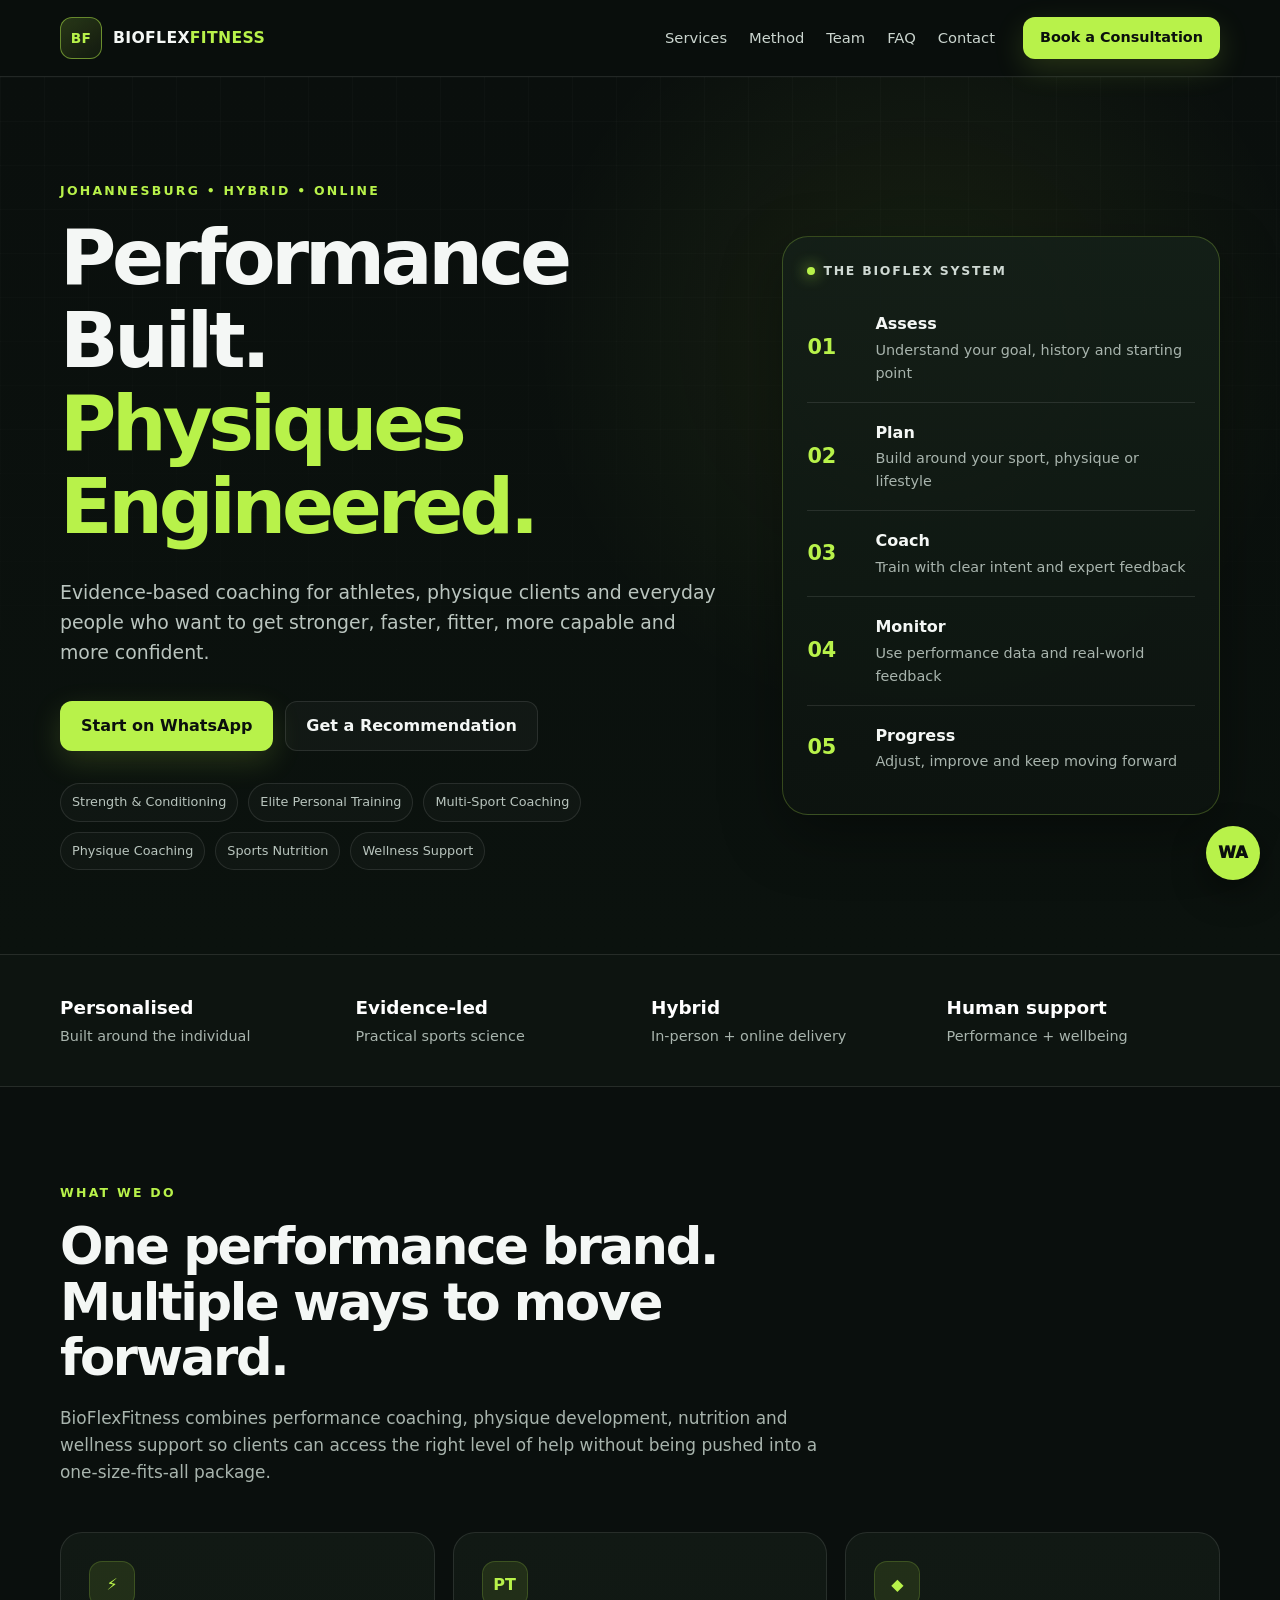
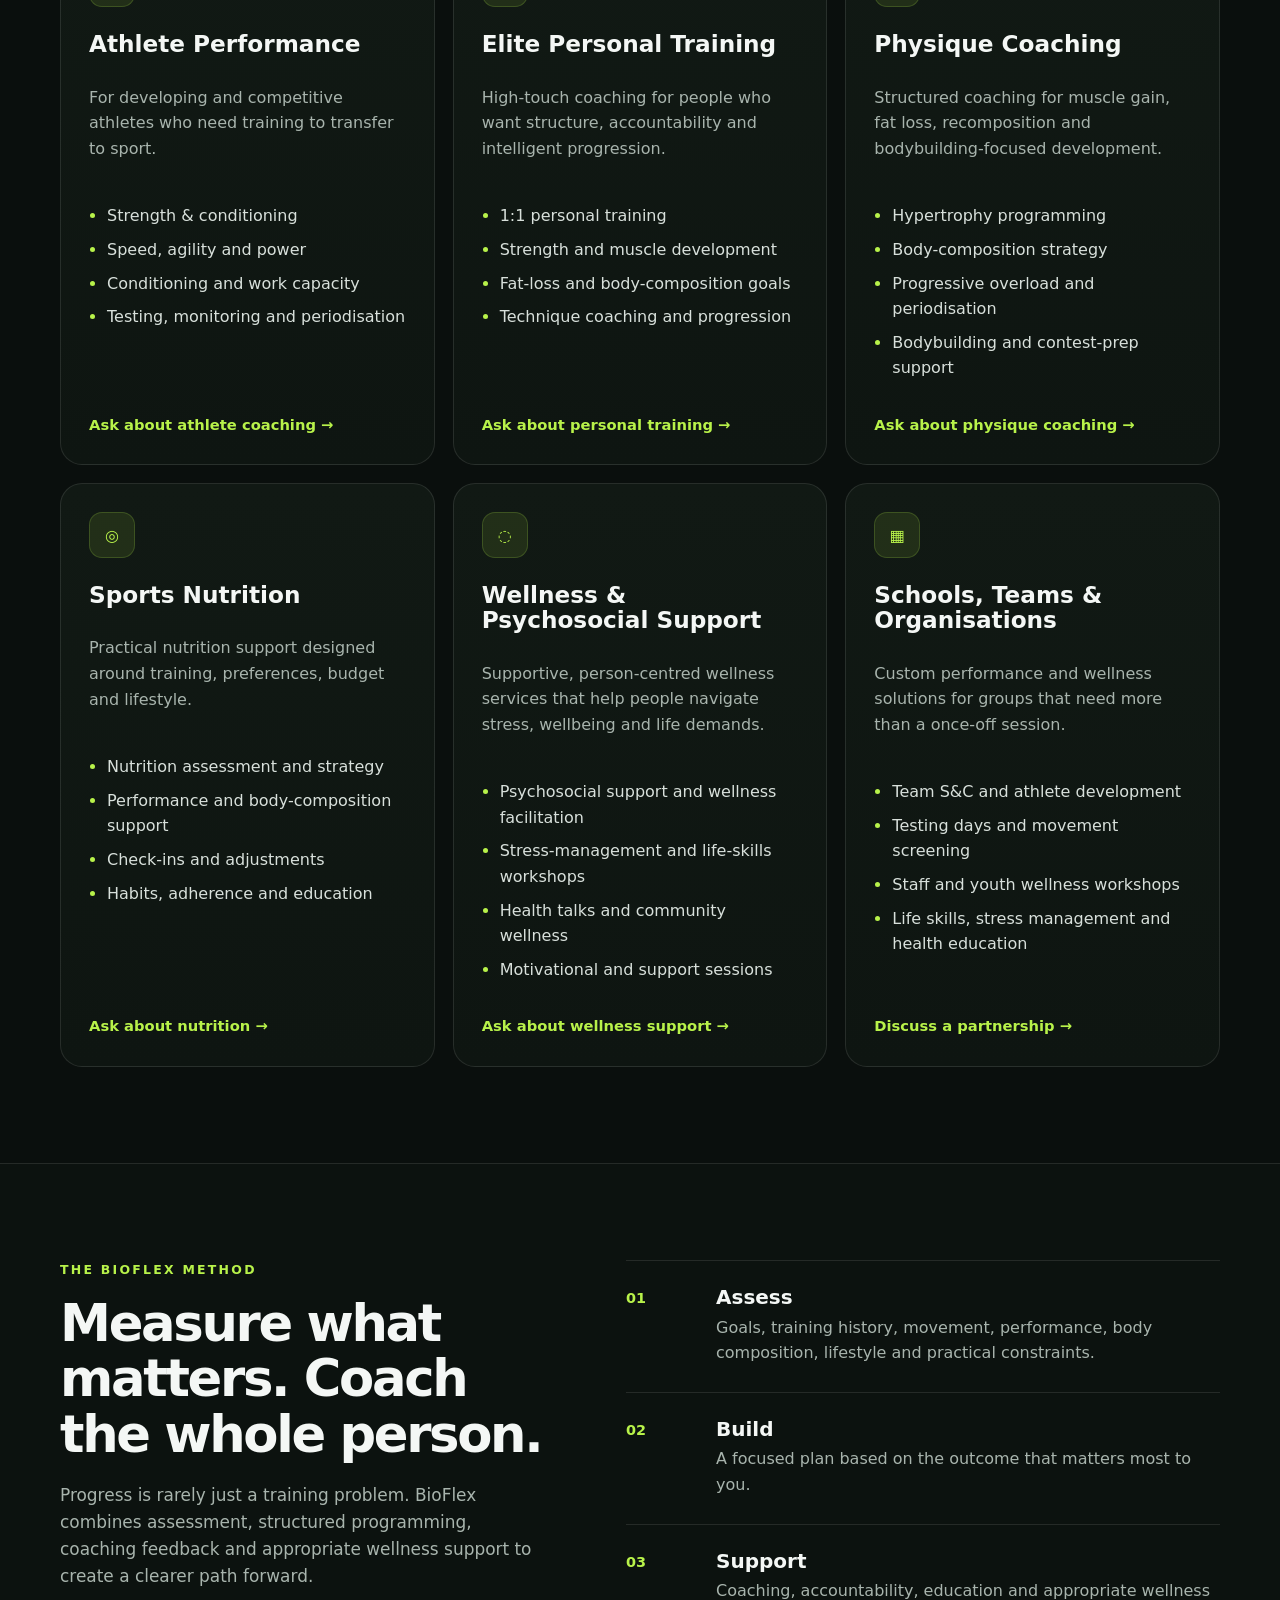
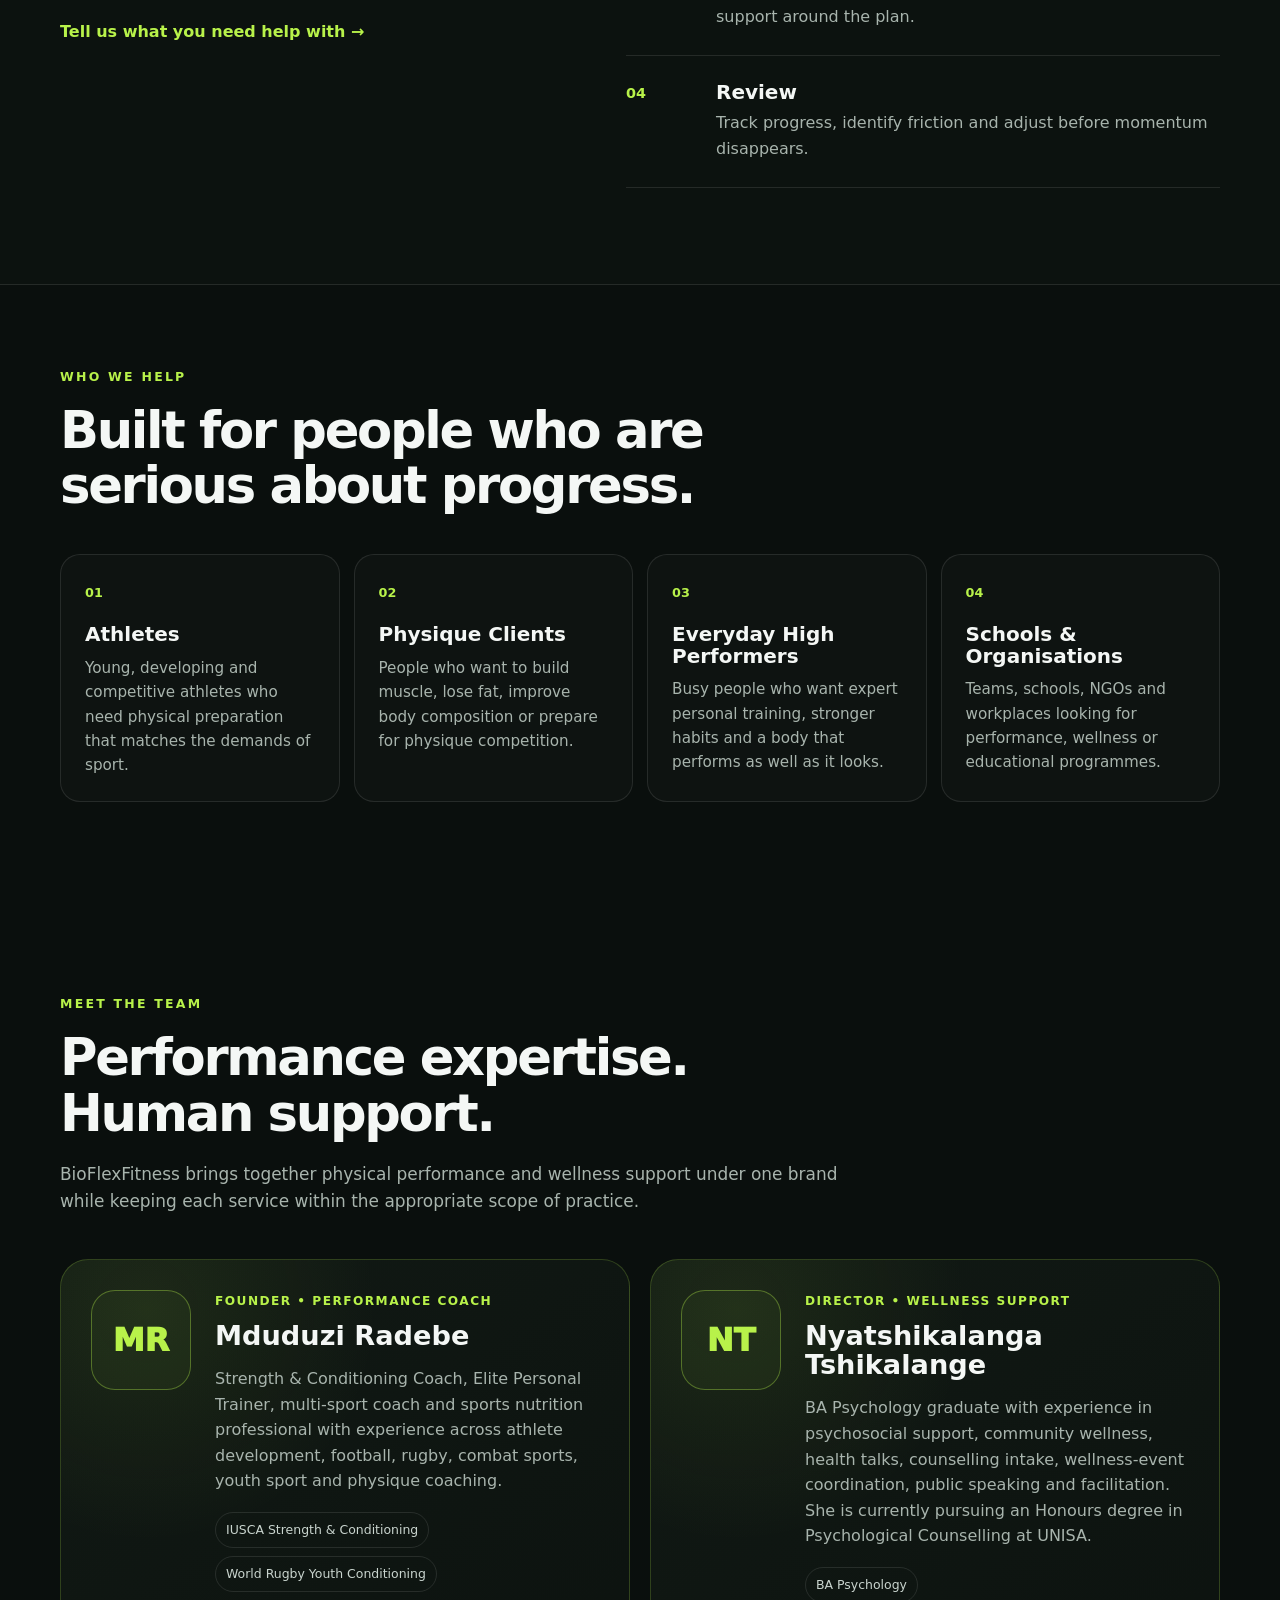
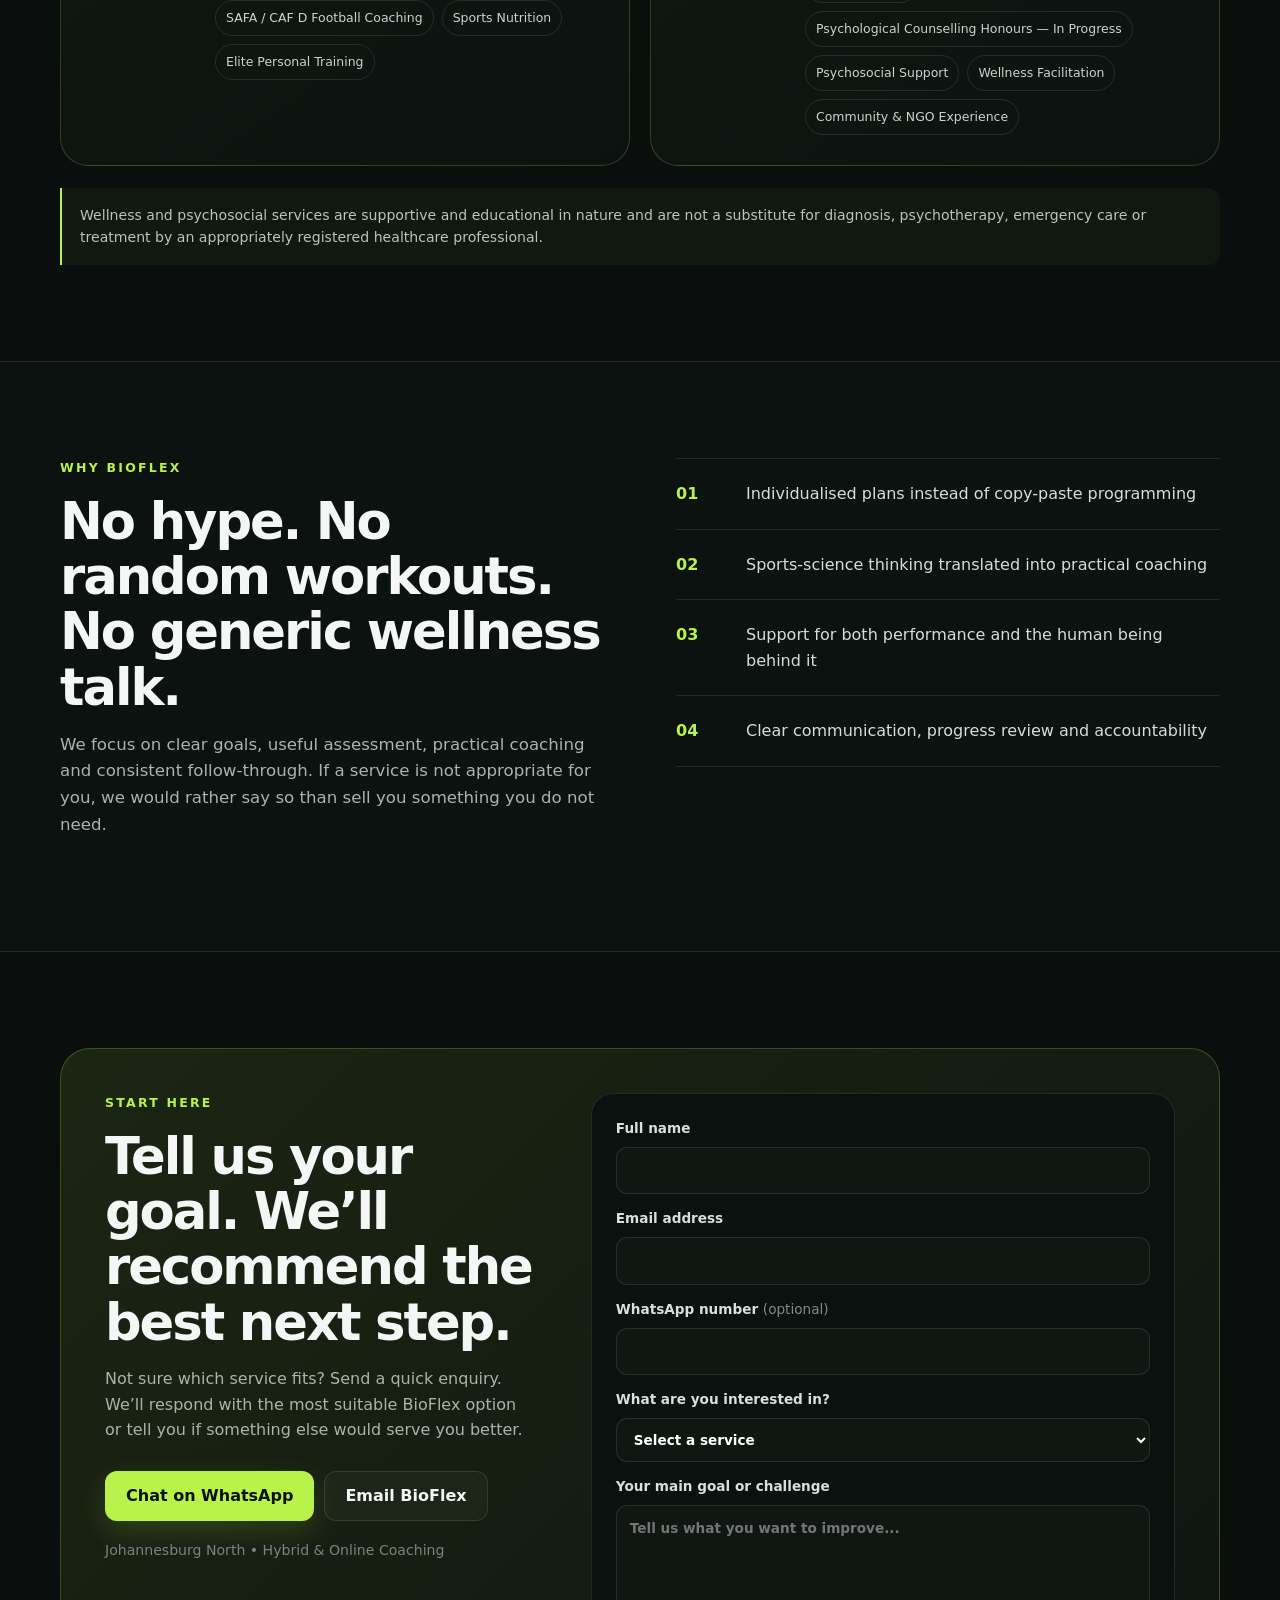
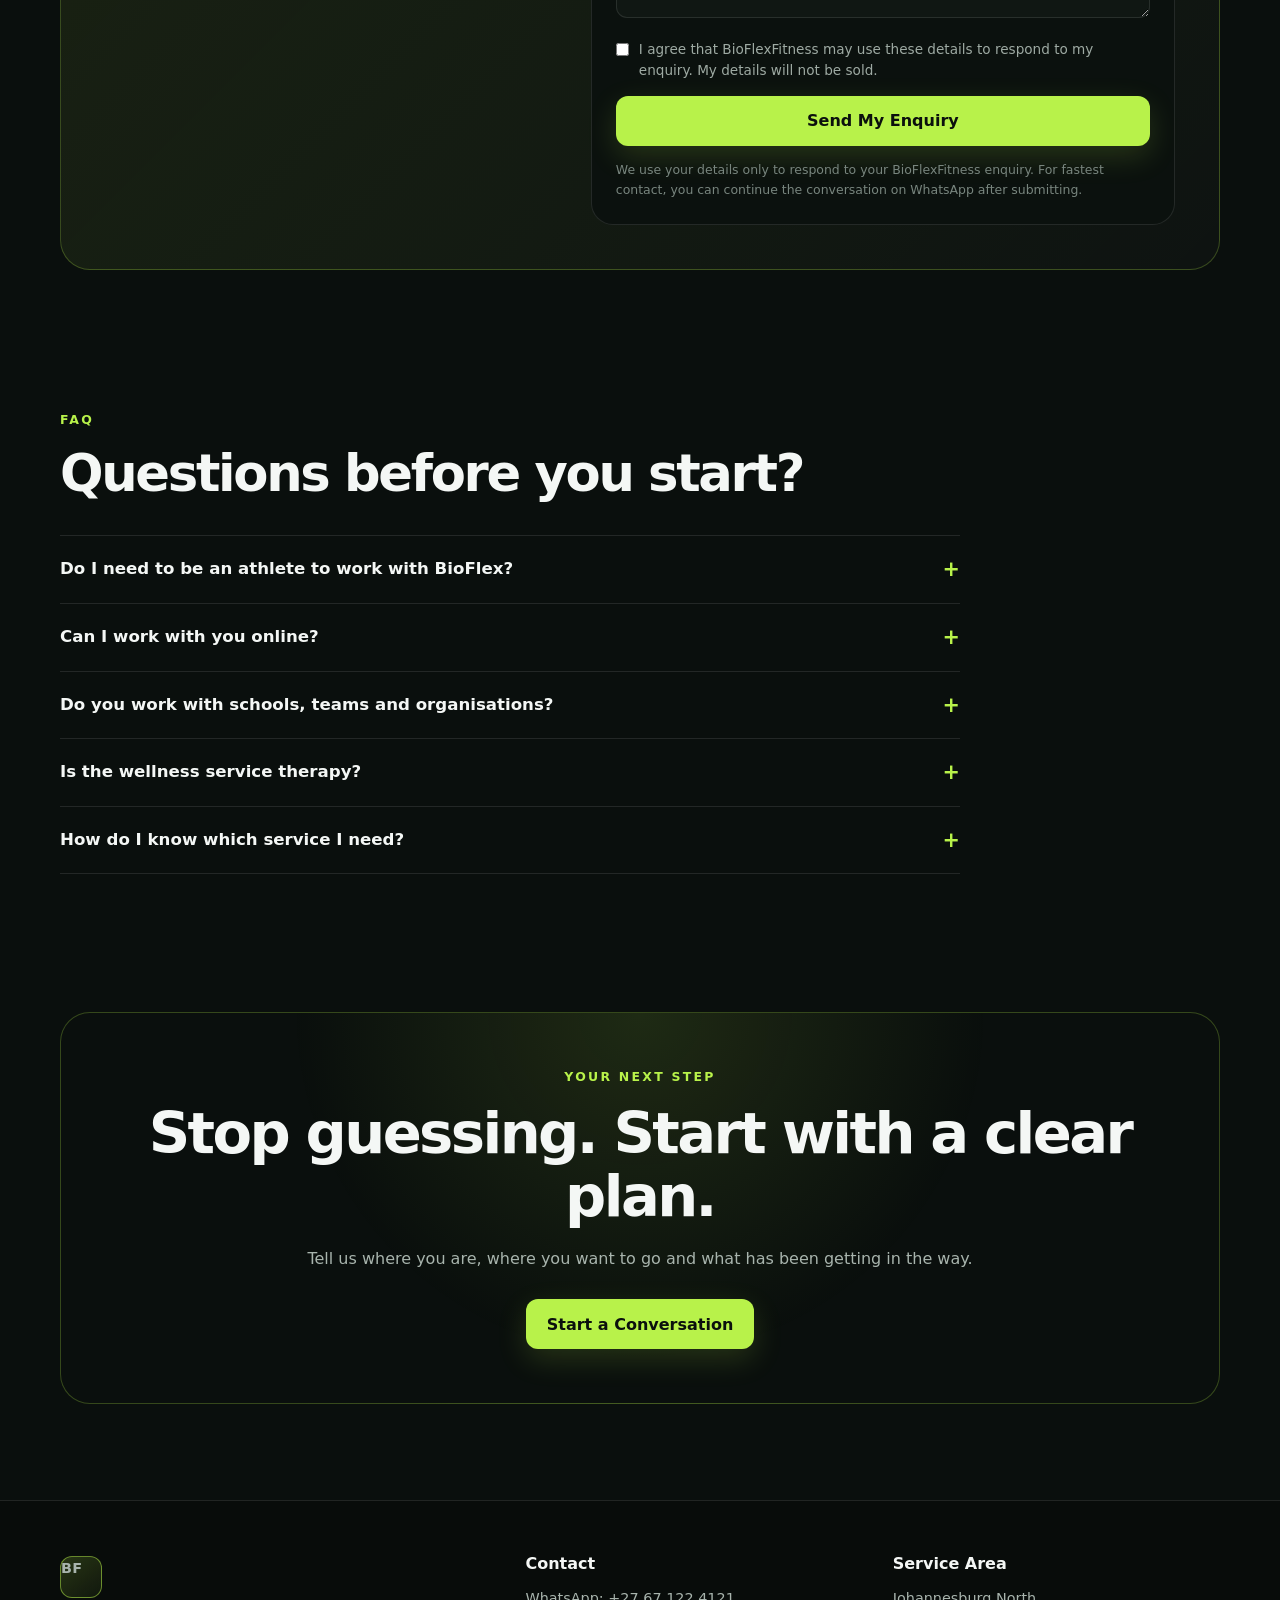
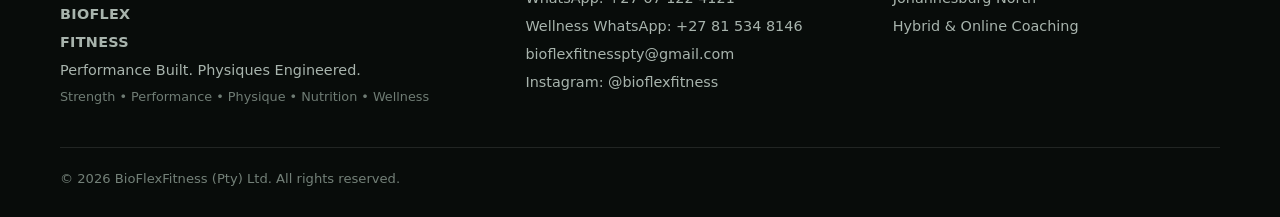
<file: index.html>
<!doctype html>
<html lang="en">
<head>
  <meta charset="utf-8" />
  <meta name="viewport" content="width=device-width, initial-scale=1" />
  <meta name="theme-color" content="#0a0f0d" />
  <meta name="description" content="BioFlexFitness provides evidence-based strength and conditioning, elite personal training, athlete development, physique coaching, sports nutrition and wellness support in Johannesburg and online." />
  <meta name="robots" content="index,follow" />
  <meta property="og:title" content="BioFlexFitness | Performance Built. Physiques Engineered." />
  <meta property="og:description" content="Strength & Conditioning • Elite Personal Training • Athlete Development • Physique Coaching • Sports Nutrition • Wellness Support" />
  <meta property="og:type" content="website" />
  <meta property="og:url" content="https://bioflexfitness-landing.pages.dev/" />
  <title>BioFlexFitness | Performance Built. Physiques Engineered.</title>
  <link rel="icon" href="favicon.svg" type="image/svg+xml" />
  <link rel="stylesheet" href="styles.css" />
</head>
<body>
  <header class="site-header" id="top">
    <div class="container nav-wrap">
      <a class="brand" href="#top" aria-label="BioFlexFitness home">
        <span class="brand-mark">BF</span>
        <span class="brand-text">BIOFLEX<span>FITNESS</span></span>
      </a>
      <nav class="nav" aria-label="Primary navigation">
        <a href="#services">Services</a>
        <a href="#method">Method</a>
        <a href="#team">Team</a>
        <a href="#faq">FAQ</a>
        <a href="#contact">Contact</a>
      </nav>
      <a class="btn btn-small btn-primary" href="https://wa.me/27671224121?text=Hi%20BioFlexFitness%2C%20I%27d%20like%20to%20book%20a%20consultation." target="_blank" rel="noopener">Book a Consultation</a>
      <button class="menu-toggle" aria-label="Open menu" aria-expanded="false">☰</button>
    </div>
  </header>

  <main>
    <section class="hero">
      <div class="container hero-grid">
        <div class="hero-copy reveal">
          <p class="eyebrow">JOHANNESBURG • HYBRID • ONLINE</p>
          <h1>Performance Built.<br><span>Physiques Engineered.</span></h1>
          <p class="hero-lead">Evidence-based coaching for athletes, physique clients and everyday people who want to get stronger, faster, fitter, more capable and more confident.</p>
          <div class="hero-actions">
            <a class="btn btn-primary" href="https://wa.me/27671224121?text=Hi%20BioFlexFitness%2C%20I%27m%20interested%20in%20coaching.%20My%20main%20goal%20is%3A%20" target="_blank" rel="noopener">Start on WhatsApp</a>
            <a class="btn btn-secondary" href="#contact">Get a Recommendation</a>
          </div>
          <div class="trust-row" aria-label="BioFlexFitness services">
            <span>Strength & Conditioning</span>
            <span>Elite Personal Training</span>
            <span>Multi-Sport Coaching</span>
            <span>Physique Coaching</span>
            <span>Sports Nutrition</span>
            <span>Wellness Support</span>
          </div>
        </div>

        <aside class="hero-card reveal delay-1" aria-label="BioFlexFitness coaching process">
          <div class="hero-card-top"><span class="status-dot"></span><span>THE BIOFLEX SYSTEM</span></div>
          <div class="metric"><strong>01</strong><div><b>Assess</b><span>Understand your goal, history and starting point</span></div></div>
          <div class="metric"><strong>02</strong><div><b>Plan</b><span>Build around your sport, physique or lifestyle</span></div></div>
          <div class="metric"><strong>03</strong><div><b>Coach</b><span>Train with clear intent and expert feedback</span></div></div>
          <div class="metric"><strong>04</strong><div><b>Monitor</b><span>Use performance data and real-world feedback</span></div></div>
          <div class="metric"><strong>05</strong><div><b>Progress</b><span>Adjust, improve and keep moving forward</span></div></div>
        </aside>
      </div>
    </section>

    <section class="section strip" aria-label="BioFlexFitness advantages">
      <div class="container stats-grid">
        <div><strong>Personalised</strong><span>Built around the individual</span></div>
        <div><strong>Evidence-led</strong><span>Practical sports science</span></div>
        <div><strong>Hybrid</strong><span>In-person + online delivery</span></div>
        <div><strong>Human support</strong><span>Performance + wellbeing</span></div>
      </div>
    </section>

    <section class="section" id="services">
      <div class="container">
        <div class="section-heading reveal">
          <p class="eyebrow">WHAT WE DO</p>
          <h2>One performance brand. Multiple ways to move forward.</h2>
          <p>BioFlexFitness combines performance coaching, physique development, nutrition and wellness support so clients can access the right level of help without being pushed into a one-size-fits-all package.</p>
        </div>

        <div class="cards-grid services-v2">
          <article class="service-card reveal">
            <div class="icon">⚡</div>
            <h3>Athlete Performance</h3>
            <p>For developing and competitive athletes who need training to transfer to sport.</p>
            <ul><li>Strength & conditioning</li><li>Speed, agility and power</li><li>Conditioning and work capacity</li><li>Testing, monitoring and periodisation</li></ul>
            <a class="card-link" href="https://wa.me/27671224121?text=Hi%20BioFlexFitness%2C%20I%27m%20interested%20in%20Athlete%20Performance%20coaching." target="_blank" rel="noopener">Ask about athlete coaching →</a>
          </article>

          <article class="service-card reveal delay-1">
            <div class="icon">PT</div>
            <h3>Elite Personal Training</h3>
            <p>High-touch coaching for people who want structure, accountability and intelligent progression.</p>
            <ul><li>1:1 personal training</li><li>Strength and muscle development</li><li>Fat-loss and body-composition goals</li><li>Technique coaching and progression</li></ul>
            <a class="card-link" href="https://wa.me/27671224121?text=Hi%20BioFlexFitness%2C%20I%27m%20interested%20in%20Personal%20Training." target="_blank" rel="noopener">Ask about personal training →</a>
          </article>

          <article class="service-card reveal delay-2">
            <div class="icon">◆</div>
            <h3>Physique Coaching</h3>
            <p>Structured coaching for muscle gain, fat loss, recomposition and bodybuilding-focused development.</p>
            <ul><li>Hypertrophy programming</li><li>Body-composition strategy</li><li>Progressive overload and periodisation</li><li>Bodybuilding and contest-prep support</li></ul>
            <a class="card-link" href="https://wa.me/27671224121?text=Hi%20BioFlexFitness%2C%20I%27m%20interested%20in%20Physique%20Coaching." target="_blank" rel="noopener">Ask about physique coaching →</a>
          </article>

          <article class="service-card reveal">
            <div class="icon">◎</div>
            <h3>Sports Nutrition</h3>
            <p>Practical nutrition support designed around training, preferences, budget and lifestyle.</p>
            <ul><li>Nutrition assessment and strategy</li><li>Performance and body-composition support</li><li>Check-ins and adjustments</li><li>Habits, adherence and education</li></ul>
            <a class="card-link" href="https://wa.me/27671224121?text=Hi%20BioFlexFitness%2C%20I%27m%20interested%20in%20Nutrition%20Coaching." target="_blank" rel="noopener">Ask about nutrition →</a>
          </article>

          <article class="service-card reveal delay-1">
            <div class="icon">◌</div>
            <h3>Wellness & Psychosocial Support</h3>
            <p>Supportive, person-centred wellness services that help people navigate stress, wellbeing and life demands.</p>
            <ul><li>Psychosocial support and wellness facilitation</li><li>Stress-management and life-skills workshops</li><li>Health talks and community wellness</li><li>Motivational and support sessions</li></ul>
            <a class="card-link" href="mailto:bioflexfitnesspty@gmail.com?subject=BioFlexFitness%20Wellness%20Support%20Enquiry">Ask about wellness support →</a>
          </article>

          <article class="service-card reveal delay-2">
            <div class="icon">▦</div>
            <h3>Schools, Teams & Organisations</h3>
            <p>Custom performance and wellness solutions for groups that need more than a once-off session.</p>
            <ul><li>Team S&C and athlete development</li><li>Testing days and movement screening</li><li>Staff and youth wellness workshops</li><li>Life skills, stress management and health education</li></ul>
            <a class="card-link" href="mailto:bioflexfitnesspty@gmail.com?subject=BioFlexFitness%20Organisation%20Enquiry">Discuss a partnership →</a>
          </article>
        </div>
      </div>
    </section>

    <section class="section section-dark" id="method">
      <div class="container system-grid">
        <div class="section-heading reveal">
          <p class="eyebrow">THE BIOFLEX METHOD</p>
          <h2>Measure what matters. Coach the whole person.</h2>
          <p>Progress is rarely just a training problem. BioFlex combines assessment, structured programming, coaching feedback and appropriate wellness support to create a clearer path forward.</p>
          <a class="text-link" href="#contact">Tell us what you need help with →</a>
        </div>
        <div class="process reveal delay-1">
          <div class="process-item"><span>01</span><div><h3>Assess</h3><p>Goals, training history, movement, performance, body composition, lifestyle and practical constraints.</p></div></div>
          <div class="process-item"><span>02</span><div><h3>Build</h3><p>A focused plan based on the outcome that matters most to you.</p></div></div>
          <div class="process-item"><span>03</span><div><h3>Support</h3><p>Coaching, accountability, education and appropriate wellness support around the plan.</p></div></div>
          <div class="process-item"><span>04</span><div><h3>Review</h3><p>Track progress, identify friction and adjust before momentum disappears.</p></div></div>
        </div>
      </div>
    </section>

    <section class="section audience-section">
      <div class="container">
        <div class="section-heading reveal">
          <p class="eyebrow">WHO WE HELP</p>
          <h2>Built for people who are serious about progress.</h2>
        </div>
        <div class="audience-grid">
          <div class="audience-card reveal"><span>01</span><h3>Athletes</h3><p>Young, developing and competitive athletes who need physical preparation that matches the demands of sport.</p></div>
          <div class="audience-card reveal delay-1"><span>02</span><h3>Physique Clients</h3><p>People who want to build muscle, lose fat, improve body composition or prepare for physique competition.</p></div>
          <div class="audience-card reveal delay-2"><span>03</span><h3>Everyday High Performers</h3><p>Busy people who want expert personal training, stronger habits and a body that performs as well as it looks.</p></div>
          <div class="audience-card reveal"><span>04</span><h3>Schools & Organisations</h3><p>Teams, schools, NGOs and workplaces looking for performance, wellness or educational programmes.</p></div>
        </div>
      </div>
    </section>

    <section class="section" id="team">
      <div class="container">
        <div class="section-heading reveal team-heading">
          <p class="eyebrow">MEET THE TEAM</p>
          <h2>Performance expertise. Human support.</h2>
          <p>BioFlexFitness brings together physical performance and wellness support under one brand while keeping each service within the appropriate scope of practice.</p>
        </div>

        <div class="team-grid">
          <article class="team-card reveal">
            <div class="team-monogram">MR</div>
            <div class="team-copy">
              <p class="team-role">FOUNDER • PERFORMANCE COACH</p>
              <h3>Mduduzi Radebe</h3>
              <p>Strength & Conditioning Coach, Elite Personal Trainer, multi-sport coach and sports nutrition professional with experience across athlete development, football, rugby, combat sports, youth sport and physique coaching.</p>
              <div class="credential-list">
                <span>IUSCA Strength & Conditioning</span>
                <span>World Rugby Youth Conditioning</span>
                <span>SAFA / CAF D Football Coaching</span>
                <span>Sports Nutrition</span>
                <span>Elite Personal Training</span>
              </div>
            </div>
          </article>

          <article class="team-card reveal delay-1">
            <div class="team-monogram">NT</div>
            <div class="team-copy">
              <p class="team-role">DIRECTOR • WELLNESS SUPPORT</p>
              <h3>Nyatshikalanga Tshikalange</h3>
              <p>BA Psychology graduate with experience in psychosocial support, community wellness, health talks, counselling intake, wellness-event coordination, public speaking and facilitation. She is currently pursuing an Honours degree in Psychological Counselling at UNISA.</p>
              <div class="credential-list">
                <span>BA Psychology</span>
                <span>Psychological Counselling Honours — In Progress</span>
                <span>Psychosocial Support</span>
                <span>Wellness Facilitation</span>
                <span>Community & NGO Experience</span>
              </div>
            </div>
          </article>
        </div>
        <p class="scope-note reveal">Wellness and psychosocial services are supportive and educational in nature and are not a substitute for diagnosis, psychotherapy, emergency care or treatment by an appropriately registered healthcare professional.</p>
      </div>
    </section>

    <section class="section proof-section">
      <div class="container proof-grid">
        <div class="proof-copy reveal">
          <p class="eyebrow">WHY BIOFLEX</p>
          <h2>No hype. No random workouts. No generic wellness talk.</h2>
          <p>We focus on clear goals, useful assessment, practical coaching and consistent follow-through. If a service is not appropriate for you, we would rather say so than sell you something you do not need.</p>
        </div>
        <div class="proof-list reveal delay-1">
          <div><strong>01</strong><span>Individualised plans instead of copy-paste programming</span></div>
          <div><strong>02</strong><span>Sports-science thinking translated into practical coaching</span></div>
          <div><strong>03</strong><span>Support for both performance and the human being behind it</span></div>
          <div><strong>04</strong><span>Clear communication, progress review and accountability</span></div>
        </div>
      </div>
    </section>

    <section class="section lead-section" id="contact">
      <div class="container lead-card reveal">
        <div class="lead-copy">
          <p class="eyebrow">START HERE</p>
          <h2>Tell us your goal. We’ll recommend the best next step.</h2>
          <p>Not sure which service fits? Send a quick enquiry. We’ll respond with the most suitable BioFlex option or tell you if something else would serve you better.</p>
          <div class="quick-actions">
            <a class="btn btn-primary" href="https://wa.me/27671224121?text=Hi%20BioFlexFitness%2C%20I%27d%20like%20help%20choosing%20the%20right%20service.%20My%20goal%20is%3A%20" target="_blank" rel="noopener">Chat on WhatsApp</a>
            <a class="btn btn-secondary" href="mailto:bioflexfitnesspty@gmail.com?subject=BioFlexFitness%20Enquiry">Email BioFlex</a>
          </div>
          <p class="response-note">Johannesburg North • Hybrid & Online Coaching</p>
        </div>

        <form class="lead-form" id="bioflexLeadForm" action="https://formsubmit.co/ajax/bioflexfitnesspty@gmail.com" method="POST">
          <input type="hidden" name="_subject" value="New BioFlexFitness website lead" />
          <input type="hidden" name="_template" value="table" />
          <input type="hidden" name="_captcha" value="false" />
          <input type="text" name="_honey" tabindex="-1" autocomplete="off" aria-hidden="true" style="position:absolute;left:-9999px;opacity:0;pointer-events:none" />
          <label>Full name<input type="text" name="name" autocomplete="name" required /></label>
          <label>Email address<input type="email" name="email" autocomplete="email" required /></label>
          <label>WhatsApp number <span>(optional)</span><input type="tel" name="whatsapp" autocomplete="tel" /></label>
          <label>What are you interested in?
            <select name="service" required>
              <option value="" selected disabled>Select a service</option>
              <option>Athlete Performance</option>
              <option>Elite Personal Training</option>
              <option>Physique Coaching</option>
              <option>Sports Nutrition</option>
              <option>Wellness & Psychosocial Support</option>
              <option>School / Team / Organisation Partnership</option>
              <option>Not sure yet</option>
            </select>
          </label>
          <label>Your main goal or challenge<textarea name="goal" rows="4" placeholder="Tell us what you want to improve..." required></textarea></label>
          <label class="consent"><input type="checkbox" required /> <span>I agree that BioFlexFitness may use these details to respond to my enquiry. My details will not be sold.</span></label>
          <button class="btn btn-primary form-submit" type="submit">Send My Enquiry</button>
          <div id="formStatus" role="status" aria-live="polite" style="display:none;margin-top:14px;padding:16px;border:1px solid rgba(184,242,74,.28);border-radius:14px;background:rgba(184,242,74,.06)"></div>
          <p class="form-note">We use your details only to respond to your BioFlexFitness enquiry. For fastest contact, you can continue the conversation on WhatsApp after submitting.</p>
        </form>
      </div>
    </section>

    <section class="section faq-section" id="faq">
      <div class="container">
        <div class="section-heading reveal"><p class="eyebrow">FAQ</p><h2>Questions before you start?</h2></div>
        <div class="faq-list">
          <details class="reveal"><summary>Do I need to be an athlete to work with BioFlex?</summary><p>No. BioFlex works with athletes, physique clients and everyday people who want expert training, better body composition, stronger habits or improved performance.</p></details>
          <details class="reveal"><summary>Can I work with you online?</summary><p>Yes. Online and hybrid coaching are available depending on the service and your goal.</p></details>
          <details class="reveal"><summary>Do you work with schools, teams and organisations?</summary><p>Yes. BioFlex can provide strength and conditioning, athlete testing, youth development, wellness talks, life-skills and stress-management workshops, and custom group programmes.</p></details>
          <details class="reveal"><summary>Is the wellness service therapy?</summary><p>No. BioFlex wellness and psychosocial support is supportive and educational. It does not replace diagnosis, psychotherapy or treatment by an appropriately registered healthcare professional.</p></details>
          <details class="reveal"><summary>How do I know which service I need?</summary><p>Use the enquiry form or WhatsApp us. Tell us your goal and situation and we will recommend the most suitable starting point.</p></details>
        </div>
      </div>
    </section>

    <section class="section final-cta">
      <div class="container final-cta-card reveal">
        <p class="eyebrow">YOUR NEXT STEP</p>
        <h2>Stop guessing. Start with a clear plan.</h2>
        <p>Tell us where you are, where you want to go and what has been getting in the way.</p>
        <a class="btn btn-primary" href="https://wa.me/27671224121?text=Hi%20BioFlexFitness%2C%20I%27m%20ready%20to%20start.%20My%20goal%20is%3A%20" target="_blank" rel="noopener">Start a Conversation</a>
      </div>
    </section>
  </main>

  <footer>
    <div class="container footer-grid">
      <div class="footer-intro">
        <a class="brand footer-brand" href="#top"><span class="brand-mark">BF</span><span class="brand-text">BIOFLEX<span>FITNESS</span></span></a>
        <p>Performance Built. Physiques Engineered.</p>
        <p class="footer-small">Strength • Performance • Physique • Nutrition • Wellness</p>
      </div>
      <div>
        <strong>Contact</strong>
        <a href="https://wa.me/27671224121" target="_blank" rel="noopener">WhatsApp: +27 67 122 4121</a>
        <a href="mailto:bioflexfitnesspty@gmail.com">bioflexfitnesspty@gmail.com</a>
        <a href="https://instagram.com/bioflexfitness" target="_blank" rel="noopener">Instagram: @bioflexfitness</a>
      </div>
      <div>
        <strong>Service Area</strong>
        <span>Johannesburg North</span>
        <span>Hybrid & Online Coaching</span>
      </div>
    </div>
    <div class="container copyright">© <span id="year"></span> BioFlexFitness (Pty) Ltd. All rights reserved.</div>
  </footer>

  <a class="floating-whatsapp" href="https://wa.me/27671224121?text=Hi%20BioFlexFitness%2C%20I%27d%20like%20to%20know%20more." target="_blank" rel="noopener" aria-label="Chat on WhatsApp">WA</a>
  <script src="script.js"></script>
</body>
</html>
</file>
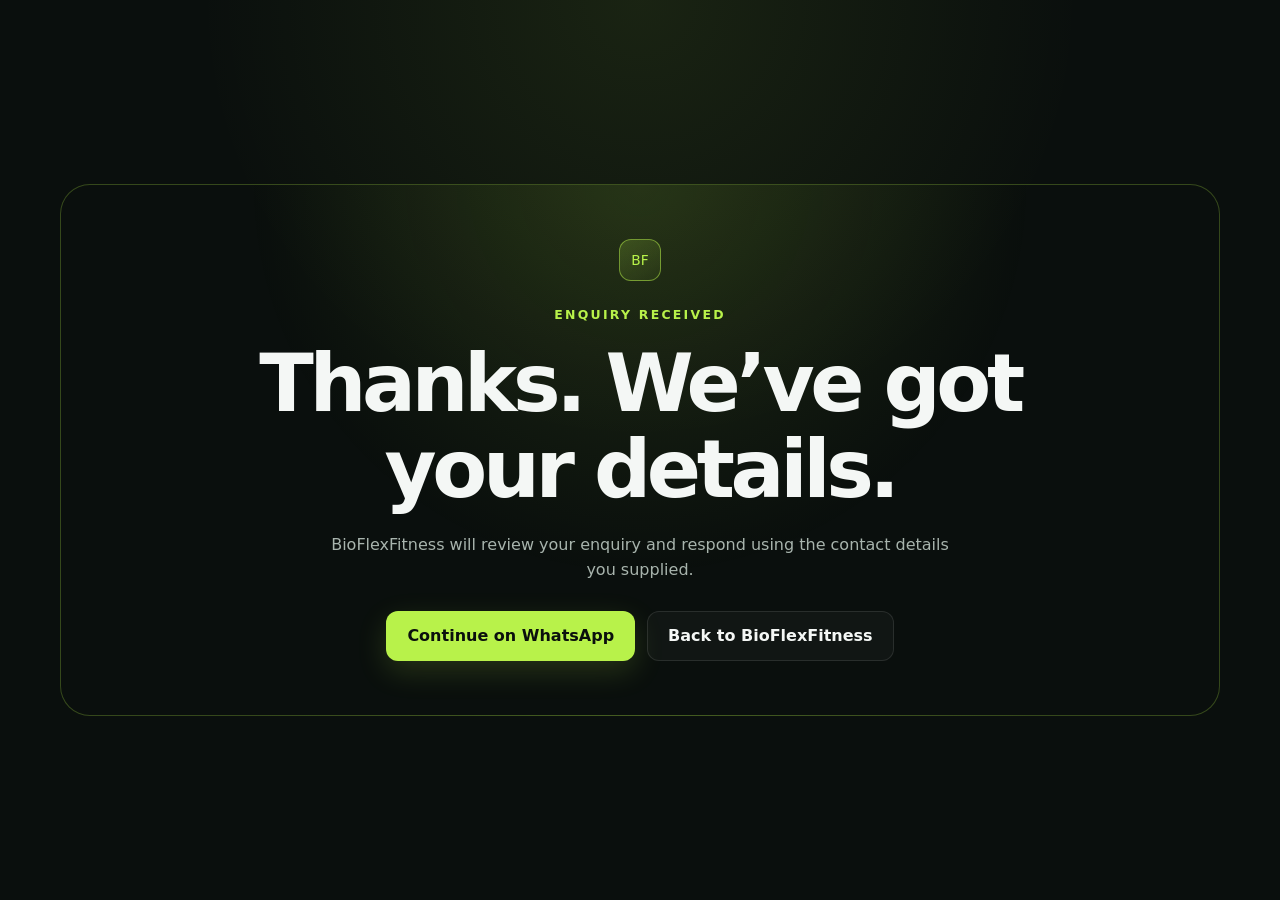
<file: thanks.html>
<!doctype html>
<html lang="en">
<head>
  <meta charset="utf-8" />
  <meta name="viewport" content="width=device-width, initial-scale=1" />
  <meta name="theme-color" content="#0a0f0d" />
  <meta name="robots" content="noindex" />
  <title>Thank You | BioFlexFitness</title>
  <link rel="icon" href="favicon.svg" type="image/svg+xml" />
  <link rel="stylesheet" href="styles.css" />
</head>
<body>
  <main class="thanks-page">
    <section class="section">
      <div class="container final-cta-card">
        <span class="brand-mark thanks-mark">BF</span>
        <p class="eyebrow">ENQUIRY RECEIVED</p>
        <h1 class="thanks-title">Thanks. We’ve got your details.</h1>
        <p>BioFlexFitness will review your enquiry and respond using the contact details you supplied.</p>
        <div class="hero-actions thanks-actions">
          <a class="btn btn-primary" href="https://wa.me/27671224121?text=Hi%20BioFlexFitness%2C%20I%27ve%20just%20submitted%20an%20enquiry%20on%20your%20website." target="_blank" rel="noopener">Continue on WhatsApp</a>
          <a class="btn btn-secondary" href="/">Back to BioFlexFitness</a>
        </div>
      </div>
    </section>
  </main>
</body>
</html>
</file>
<file: styles.css>
:root{
  --bg:#0a0f0d;
  --bg-2:#101713;
  --panel:#121b16;
  --panel-2:#0e1511;
  --text:#f4f7f5;
  --muted:#a8b4ad;
  --line:rgba(255,255,255,.10);
  --accent:#b8f24a;
  --accent-2:#d6ff8a;
  --shadow:0 20px 60px rgba(0,0,0,.35);
  --radius:22px;
}
*{box-sizing:border-box}
html{scroll-behavior:smooth}
body{margin:0;background:var(--bg);color:var(--text);font-family:Inter,ui-sans-serif,system-ui,-apple-system,BlinkMacSystemFont,"Segoe UI",sans-serif;line-height:1.6;-webkit-font-smoothing:antialiased}
a{color:inherit;text-decoration:none}
button,input,select,textarea{font:inherit}
.container{width:min(1160px,calc(100% - 40px));margin:auto}
.site-header{position:sticky;top:0;z-index:50;background:rgba(10,15,13,.88);backdrop-filter:blur(14px);border-bottom:1px solid var(--line)}
.nav-wrap{height:76px;display:flex;align-items:center;gap:28px}
.brand{display:flex;align-items:center;gap:11px;font-weight:900;letter-spacing:.02em;white-space:nowrap}
.brand-mark{width:42px;height:42px;border:1px solid rgba(184,242,74,.5);background:linear-gradient(145deg,rgba(184,242,74,.18),rgba(184,242,74,.05));display:grid;place-items:center;border-radius:12px;color:var(--accent);font-size:.86rem;flex:0 0 auto}
.brand-text{font-size:.98rem}.brand-text span{color:var(--accent)}
.nav{display:flex;gap:22px;margin-left:auto}.nav a{color:#cbd5cf;font-size:.92rem}.nav a:hover{color:white}
.btn{display:inline-flex;align-items:center;justify-content:center;min-height:50px;padding:0 20px;border-radius:12px;font-weight:850;border:1px solid transparent;transition:.22s ease;cursor:pointer;text-align:center}
.btn-small{min-height:42px;padding:0 16px;font-size:.9rem}
.btn-primary{background:var(--accent);color:#0b100d;box-shadow:0 10px 30px rgba(184,242,74,.16)}
.btn-primary:hover{transform:translateY(-2px);background:var(--accent-2)}
.btn-secondary{border-color:var(--line);background:rgba(255,255,255,.03)}.btn-secondary:hover{border-color:rgba(184,242,74,.5);background:rgba(184,242,74,.05)}
.menu-toggle{display:none;margin-left:auto;background:transparent;border:1px solid var(--line);color:white;border-radius:10px;padding:9px 11px;font-size:1.1rem}
.hero{position:relative;overflow:hidden;padding:104px 0 84px;background:radial-gradient(circle at 72% 30%,rgba(184,242,74,.08),transparent 35%),linear-gradient(180deg,#0a0f0d 0%,#0b120e 100%)}
.hero:before{content:"";position:absolute;inset:0;background-image:linear-gradient(rgba(255,255,255,.018) 1px,transparent 1px),linear-gradient(90deg,rgba(255,255,255,.018) 1px,transparent 1px);background-size:44px 44px;mask-image:linear-gradient(to bottom,#000,transparent 90%)}
.hero-grid{position:relative;display:grid;grid-template-columns:1.2fr .8fr;gap:66px;align-items:center}
.eyebrow{color:var(--accent);font-size:.78rem;font-weight:900;letter-spacing:.18em;margin:0 0 16px;text-transform:uppercase}
h1,h2,h3{line-height:1.08;margin:0}h1{font-size:clamp(3rem,6vw,6.2rem);letter-spacing:-.055em;max-width:900px}h1 span{color:var(--accent)}
.hero-lead{font-size:1.18rem;max-width:700px;color:#bac5bf;margin:28px 0 34px}
.hero-actions{display:flex;gap:12px;flex-wrap:wrap}.trust-row{display:flex;gap:10px;flex-wrap:wrap;margin-top:32px}.trust-row span{font-size:.8rem;color:#b9c5be;padding:8px 11px;border:1px solid var(--line);border-radius:999px;background:rgba(255,255,255,.025)}
.hero-card{background:linear-gradient(180deg,rgba(20,31,24,.95),rgba(13,20,16,.95));border:1px solid rgba(184,242,74,.24);border-radius:26px;padding:24px;box-shadow:var(--shadow)}
.hero-card-top{display:flex;align-items:center;gap:8px;color:#cfd9d3;font-size:.78rem;letter-spacing:.14em;font-weight:800;margin-bottom:13px}.status-dot{width:8px;height:8px;border-radius:50%;background:var(--accent);box-shadow:0 0 15px var(--accent)}
.metric{display:grid;grid-template-columns:54px 1fr;gap:14px;align-items:center;padding:17px 0;border-bottom:1px solid var(--line)}.metric:last-child{border-bottom:0}.metric strong{font-size:1.3rem;color:var(--accent)}.metric b{display:block;font-size:1rem}.metric span{display:block;color:var(--muted);font-size:.9rem;margin-top:2px}
.section{padding:96px 0}.strip{padding:28px 0;border-top:1px solid var(--line);border-bottom:1px solid var(--line);background:#0d1410}.stats-grid{display:grid;grid-template-columns:repeat(4,1fr);gap:22px}.stats-grid div{padding:10px 0}.stats-grid strong{display:block;font-size:1.15rem;color:white}.stats-grid span{color:var(--muted);font-size:.9rem}
.section-heading{max-width:790px}.section-heading h2{font-size:clamp(2.2rem,4vw,4.25rem);letter-spacing:-.045em;margin-bottom:20px}.section-heading>p:not(.eyebrow){color:var(--muted);font-size:1.06rem}
.cards-grid{display:grid;grid-template-columns:repeat(2,1fr);gap:18px;margin-top:46px}.services-v2{grid-template-columns:repeat(3,1fr)}.service-card{background:linear-gradient(180deg,#111914,#0e1511);border:1px solid var(--line);border-radius:var(--radius);padding:28px;transition:.25s ease;display:flex;flex-direction:column}.service-card:hover{transform:translateY(-4px);border-color:rgba(184,242,74,.3)}.service-card .icon{width:46px;height:46px;border-radius:13px;display:grid;place-items:center;background:rgba(184,242,74,.10);border:1px solid rgba(184,242,74,.18);color:var(--accent);font-weight:900;margin-bottom:24px}.service-card h3{font-size:1.45rem;margin-bottom:12px}.service-card p{color:var(--muted)}.service-card ul{padding-left:18px;margin:18px 0 24px;color:#d8e0db}.service-card li{margin:8px 0}.service-card li::marker{color:var(--accent)}.card-link{margin-top:auto;color:var(--accent);font-weight:800;font-size:.92rem}
.section-dark{background:#0c120f;border-top:1px solid var(--line);border-bottom:1px solid var(--line)}.system-grid{display:grid;grid-template-columns:.9fr 1.1fr;gap:80px;align-items:start}.text-link{display:inline-block;color:var(--accent);font-weight:800;margin-top:12px}.process{border-top:1px solid var(--line)}.process-item{display:grid;grid-template-columns:70px 1fr;gap:20px;padding:26px 0;border-bottom:1px solid var(--line)}.process-item>span{color:var(--accent);font-weight:900;font-size:.9rem}.process-item h3{font-size:1.25rem;margin-bottom:6px}.process-item p{color:var(--muted);margin:0}
.audience-section{padding-top:82px}.audience-grid{display:grid;grid-template-columns:repeat(4,1fr);gap:14px;margin-top:40px}.audience-card{border:1px solid var(--line);border-radius:20px;padding:24px;background:rgba(255,255,255,.018)}.audience-card>span{color:var(--accent);font-weight:900;font-size:.8rem}.audience-card h3{font-size:1.25rem;margin:20px 0 10px}.audience-card p{color:var(--muted);margin:0;font-size:.95rem}
.team-heading{margin-bottom:44px}.team-grid{display:grid;grid-template-columns:1fr 1fr;gap:20px}.team-card{border:1px solid rgba(184,242,74,.2);border-radius:28px;background:radial-gradient(circle at 15% 10%,rgba(184,242,74,.08),transparent 35%),linear-gradient(145deg,#111914,#0c120f);padding:30px;display:grid;grid-template-columns:100px 1fr;gap:24px}.team-monogram{width:100px;height:100px;border-radius:24px;border:1px solid rgba(184,242,74,.35);display:grid;place-items:center;color:var(--accent);font-size:2rem;font-weight:1000;background:rgba(184,242,74,.04)}.team-role{font-size:.76rem;color:var(--accent);font-weight:900;letter-spacing:.12em;margin:2px 0 9px}.team-copy h3{font-size:1.7rem}.team-copy>p:not(.team-role){color:var(--muted)}.credential-list{display:flex;gap:8px;flex-wrap:wrap;margin-top:18px}.credential-list span{font-size:.78rem;border:1px solid var(--line);border-radius:999px;padding:7px 10px;color:#c9d4ce}.scope-note{margin:22px 0 0;padding:16px 18px;border-left:2px solid var(--accent);background:rgba(184,242,74,.04);color:#b9c5be;font-size:.88rem;border-radius:0 12px 12px 0}
.proof-section{background:#0c120f;border-top:1px solid var(--line);border-bottom:1px solid var(--line)}.proof-grid{display:grid;grid-template-columns:1fr 1fr;gap:72px;align-items:start}.proof-copy h2{font-size:clamp(2.2rem,4vw,4rem);letter-spacing:-.04em}.proof-copy>p:not(.eyebrow){color:var(--muted);font-size:1.04rem}.proof-list{border-top:1px solid var(--line)}.proof-list div{display:grid;grid-template-columns:54px 1fr;gap:16px;padding:22px 0;border-bottom:1px solid var(--line)}.proof-list strong{color:var(--accent)}.proof-list span{color:#d6ded9}
.lead-section{padding-bottom:76px}.lead-card{display:grid;grid-template-columns:.85fr 1.15fr;gap:54px;background:linear-gradient(135deg,rgba(184,242,74,.10),rgba(255,255,255,.02));border:1px solid rgba(184,242,74,.24);border-radius:30px;padding:44px}.lead-copy h2{font-size:clamp(2.2rem,4vw,4rem);letter-spacing:-.04em}.lead-copy>p:not(.eyebrow){color:var(--muted)}.quick-actions{display:flex;gap:10px;flex-wrap:wrap;margin-top:28px}.response-note{font-size:.88rem!important;margin-top:18px!important;color:#78857e!important}.lead-form{display:grid;gap:14px;background:#0b110e;border:1px solid var(--line);border-radius:22px;padding:24px}.lead-form label{font-size:.85rem;font-weight:750;color:#d7e0da}.lead-form label>span{color:#7f8d85;font-weight:500}.lead-form input,.lead-form select,.lead-form textarea{width:100%;margin-top:7px;border:1px solid var(--line);background:#101713;color:white;border-radius:11px;padding:12px 13px;outline:none}.lead-form input:focus,.lead-form select:focus,.lead-form textarea:focus{border-color:rgba(184,242,74,.6);box-shadow:0 0 0 3px rgba(184,242,74,.08)}.lead-form textarea{resize:vertical}.consent{display:flex;align-items:flex-start;gap:10px;font-weight:500!important;color:#9eaaa3!important}.consent input{width:auto;margin:4px 0 0}.consent span{color:#9eaaa3!important}.form-submit{width:100%;border:0}.form-note{font-size:.78rem;color:#78857e;margin:0}
.faq-section{padding-top:64px}.faq-list{max-width:900px;margin-top:34px;border-top:1px solid var(--line)}details{border-bottom:1px solid var(--line);padding:0}summary{list-style:none;cursor:pointer;font-weight:800;font-size:1.04rem;padding:20px 36px 20px 0;position:relative}summary::-webkit-details-marker{display:none}summary:after{content:"+";position:absolute;right:0;color:var(--accent);font-size:1.3rem;top:17px}details[open] summary:after{content:"−"}details p{color:var(--muted);margin:0;padding:0 0 20px;max-width:760px}
.final-cta{padding-top:42px}.final-cta-card{text-align:center;border:1px solid rgba(184,242,74,.25);border-radius:30px;padding:54px 24px;background:radial-gradient(circle at 50% 0%,rgba(184,242,74,.12),transparent 50%)}.final-cta-card h2{font-size:clamp(2.2rem,4.5vw,4.4rem);letter-spacing:-.045em}.final-cta-card>p:not(.eyebrow){color:var(--muted);max-width:680px;margin:18px auto 28px}
footer{border-top:1px solid var(--line);padding:50px 0 28px;background:#080c0a}.footer-grid{display:grid;grid-template-columns:1.3fr 1fr 1fr;gap:40px}.footer-brand{margin-bottom:12px}.footer-grid p,.footer-grid span,.footer-grid a{display:block;color:var(--muted);font-size:.9rem;margin:5px 0}.footer-grid strong{display:block;margin-bottom:10px}.footer-grid a:hover{color:white}.footer-small{font-size:.8rem!important;color:#6f7c74!important}.copyright{border-top:1px solid var(--line);margin-top:34px;padding-top:20px;color:#738078;font-size:.82rem}
.floating-whatsapp{position:fixed;right:20px;bottom:20px;width:54px;height:54px;border-radius:50%;display:grid;place-items:center;background:var(--accent);color:#0a0f0d;font-weight:1000;box-shadow:0 12px 35px rgba(0,0,0,.45);z-index:40}
.reveal{opacity:0;transform:translateY(16px);transition:opacity .65s ease,transform .65s ease}.reveal.visible{opacity:1;transform:none}.delay-1{transition-delay:.08s}.delay-2{transition-delay:.14s}.delay-3{transition-delay:.20s}
.thanks-page{min-height:100vh;display:grid;place-items:center;background:radial-gradient(circle at 50% 0%,rgba(184,242,74,.09),transparent 40%),var(--bg)}.thanks-page .section{width:100%}.thanks-mark{margin:0 auto 24px}.thanks-title{font-size:clamp(2.4rem,7vw,5rem);max-width:850px;margin:0 auto 18px}.thanks-page p:not(.eyebrow){max-width:620px;margin:0 auto 28px;color:var(--muted)}.thanks-actions{justify-content:center}
@media(max-width:1050px){.services-v2{grid-template-columns:repeat(2,1fr)}.audience-grid{grid-template-columns:repeat(2,1fr)}.team-grid{grid-template-columns:1fr}.lead-card{grid-template-columns:1fr}}
@media(max-width:900px){.nav,.nav-wrap>.btn-small{display:none}.menu-toggle{display:block}.nav.open{display:flex;position:absolute;top:76px;left:20px;right:20px;background:#101713;border:1px solid var(--line);border-radius:16px;padding:16px;flex-direction:column}.hero{padding-top:72px}.hero-grid,.system-grid,.proof-grid{grid-template-columns:1fr}.hero-grid,.system-grid,.proof-grid{gap:42px}.stats-grid{grid-template-columns:repeat(2,1fr)}.footer-grid{grid-template-columns:1fr 1fr}.hero-card{max-width:620px}.section{padding:76px 0}}
@media(max-width:620px){.container{width:min(100% - 28px,1160px)}.nav-wrap{height:68px}.nav.open{top:68px}.brand-mark{width:38px;height:38px}.brand-text{font-size:.9rem}.hero{padding:58px 0 64px}h1{font-size:clamp(2.65rem,13vw,4.2rem)}.hero-lead{font-size:1.02rem}.hero-actions .btn,.quick-actions .btn{width:100%}.stats-grid,.services-v2,.audience-grid,.footer-grid{grid-template-columns:1fr}.stats-grid{gap:6px}.service-card{padding:24px}.section{padding:64px 0}.team-card{grid-template-columns:1fr;padding:24px}.team-monogram{width:82px;height:82px;border-radius:20px}.lead-card{padding:24px;gap:30px}.lead-form{padding:18px}.process-item{grid-template-columns:50px 1fr}.floating-whatsapp{width:50px;height:50px;right:14px;bottom:14px}.footer-brand{display:flex;flex-direction:row;align-items:center}.footer-intro .brand-text{font-size:.95rem}}
@media(prefers-reduced-motion:reduce){*{scroll-behavior:auto!important}.reveal{opacity:1;transform:none;transition:none}}
</file>
